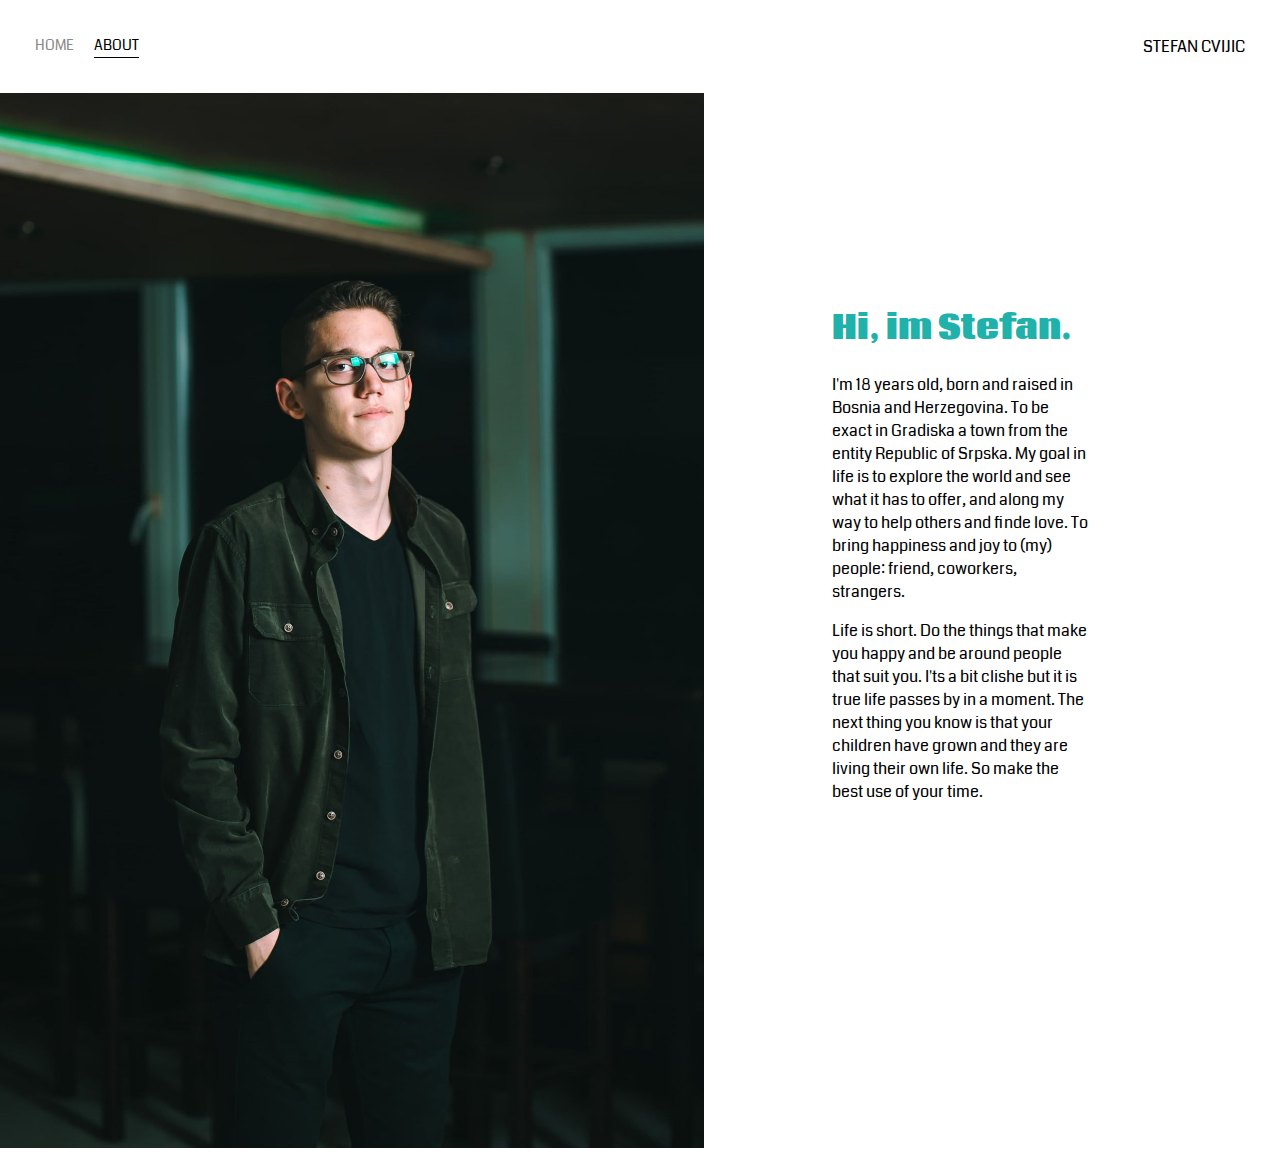
<file: about.html>
<!DOCTYPE html>
<html>
    <head>
        <meta charset="utf-8" />
        <title>Page Title</title>
        <link rel="preconnect" href="https://fonts.gstatic.com">
        <link href="https://fonts.googleapis.com/css2?family=Coda&family=Tomorrow&display=swap" rel="stylesheet">  
        <link rel="stylesheet" href="styles.css">
    </head>
<body>
    <div class="container">
        <div class="nav-wrapper">
            <div class="left-side">
                <div class="nav-link-wrapper">
                   <a href="index.html">Home</a>
                </div>

                <div class="nav-link-wrapper active-nav-link">  
                   <a href="about.html">About</a>
                </div>    
            </div>
            
            <div class="right-side">
                <div class="brand">
                  <div>STEFAN CVIJIC</div>
                </div>  
            </div>
        </div>
        <div class="content-wrapper">
            <div class="two-column-wrapper">
                <div class="profile-img">
                    <img src="foto-site/profilna.jpg">
                </div>
                <div class="profile-content">
                    <h1>Hi, im Stefan.</h1>
                    <p> 
                        I'm 18 years old, born and raised in Bosnia and Herzegovina. To be exact in Gradiska a town from the entity Republic of Srpska.
                        My goal in life is to explore the world and see what it has to offer, and along my way to help others and finde love.
                        To bring happiness and joy to (my) people: friend, coworkers, strangers.
                    </p>
                    <p>
                        Life is short. Do the things that make you happy and be around people that suit you.
                        I'ts a bit clishe but it is true life passes by in a moment. The next thing you know is that your children have grown and they are living their own life.
                        So make the best use of your time.
                    </p>

                </div>

            </div>
        </div>   
            
        
    </div>
</body>
   
</html>
</file>
<file: styles.css>
body{
    font-family: "Coda", sans-serif;
    margin: 0px;
}

.container{
    display: grid;
    grid-template-columns: 1fr;
}

.nav-wrapper {
    display: flex;
    justify-content: space-between;
    padding: 35px;
}
.left-side {
    display: flex;
}
.nav-wrapper > .left-side > div {
    margin-right: 20px;
    font-size: 0.9em;
    text-transform: uppercase;
}
.nav-link-wrapper {
    height: 22px;
    border-bottom: 1px solid transparent;
    transition: border-bottom 0.5s;
}

.nav-link-wrapper a {
    color: #8a8a8a;
    text-decoration: none;
    transition: color 0.5;
}

.nav-link-wrapper:hover {
    border-bottom: 1px solid black;
}
.nav-link-wrapper a:hover {
    color: black;
}
.active-nav-link {
    border-bottom: 1px solid black;
}
.active-nav-link a {
    color:black !important;
}

.portfolio-items-wrapper {
    display: grid;
    grid-template-columns: 1fr 1fr 1fr;
}
.portfolio-item-wrapper {
    position: relative;
}
.portfolio-img-backg {
    height: 350px;
    width: 100%;
    background-size: cover;
    background-position: center;
    background-repeat: no-repeat;
}
.img-text-wrapper{
    position: absolute;
    top: 0;
    display: flex;
    flex-direction: column;
    justify-content: center;
    align-items: center;
    height: 100%;
    text-align: 100px;
    padding-left: 100px;
    padding-right: 100px;
}

.logo-wrapper {

}

.img-text-wrapper .subtitle{
    transition: 1s;
    color: transparent;
    font-weight: 600;
}
.img-text-wrapper:hover .subtitle {
    font-weight: 600;
    color: lightseagreen;
}
.img-darken {
    transition: 1s;
    filter: brightness(10%);
}

.two-column-wrapper {
    display: grid;
    grid-template-columns: 1fr 1fr;
}
.profile-img img {
    
    width: 110%;
}
.profile-content{
    padding: 30%;
}
.profile-content h1 {
    color: lightseagreen;
}
</file>
